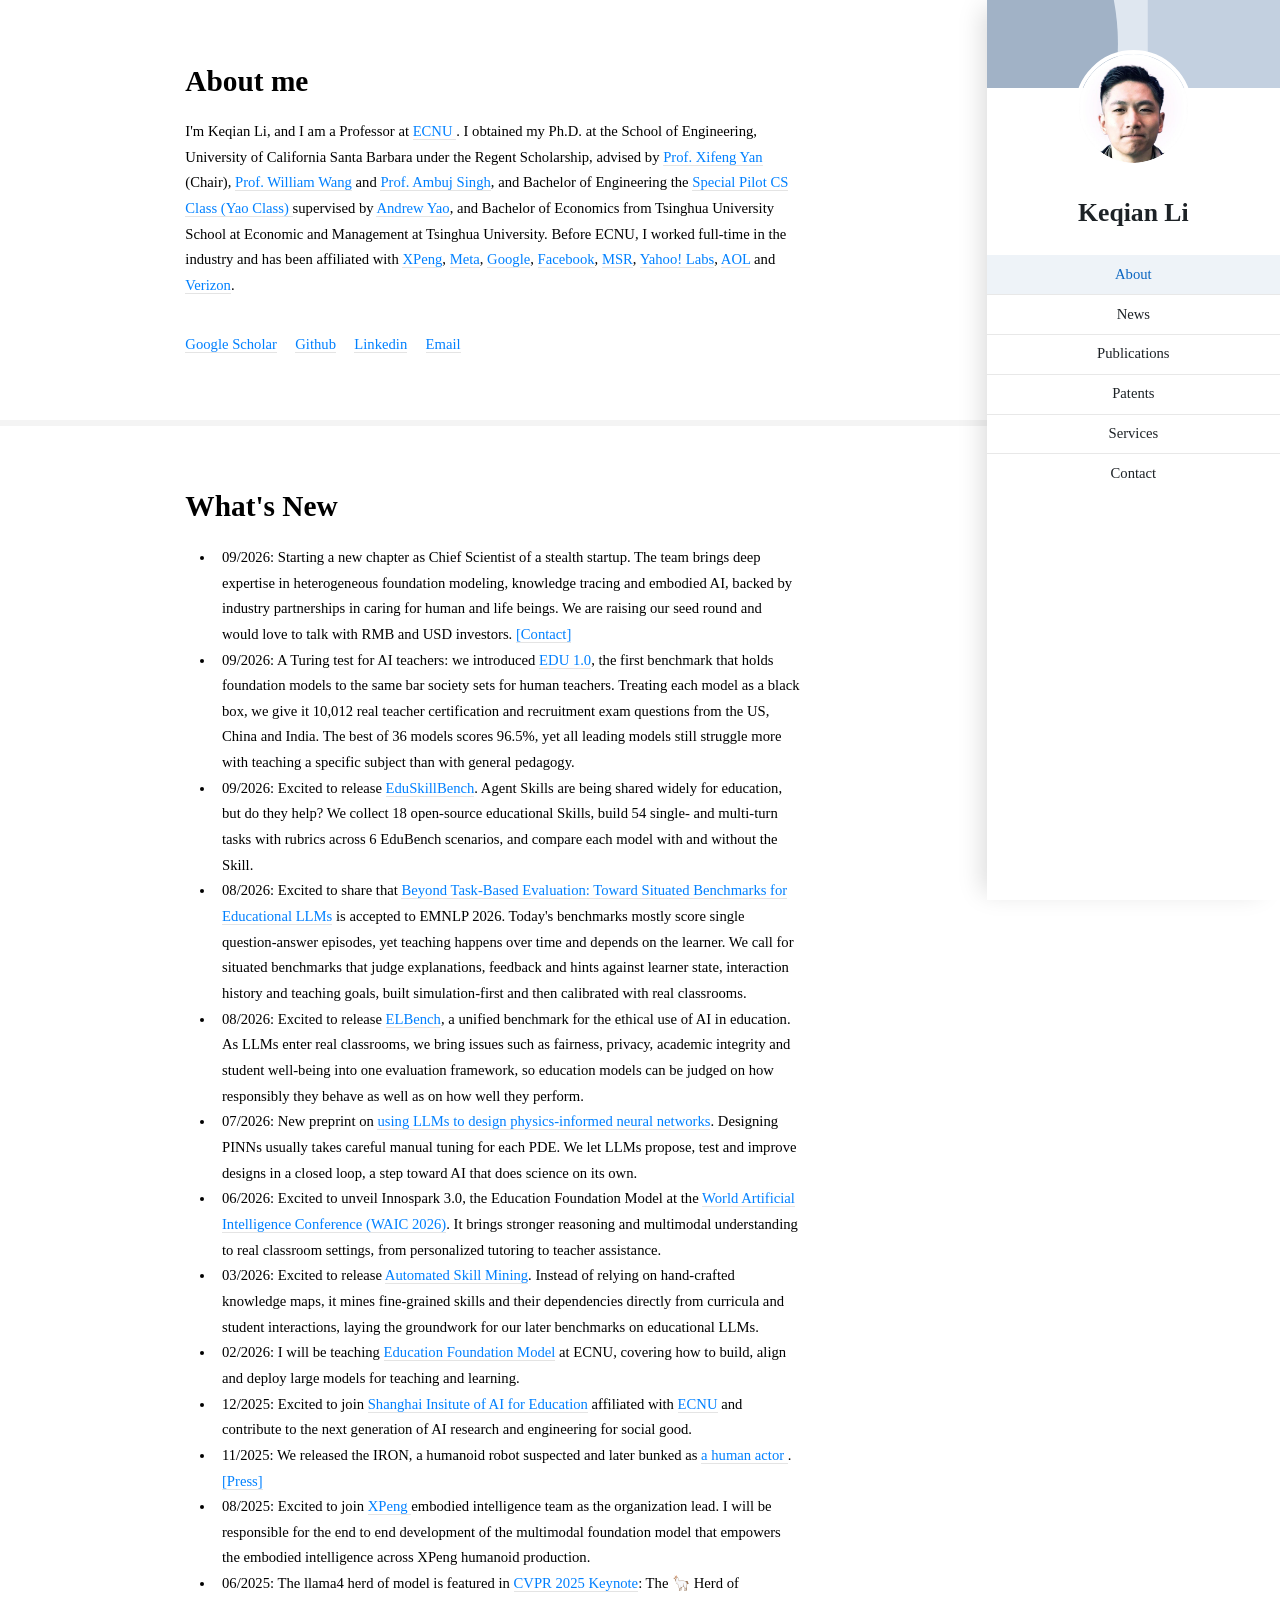
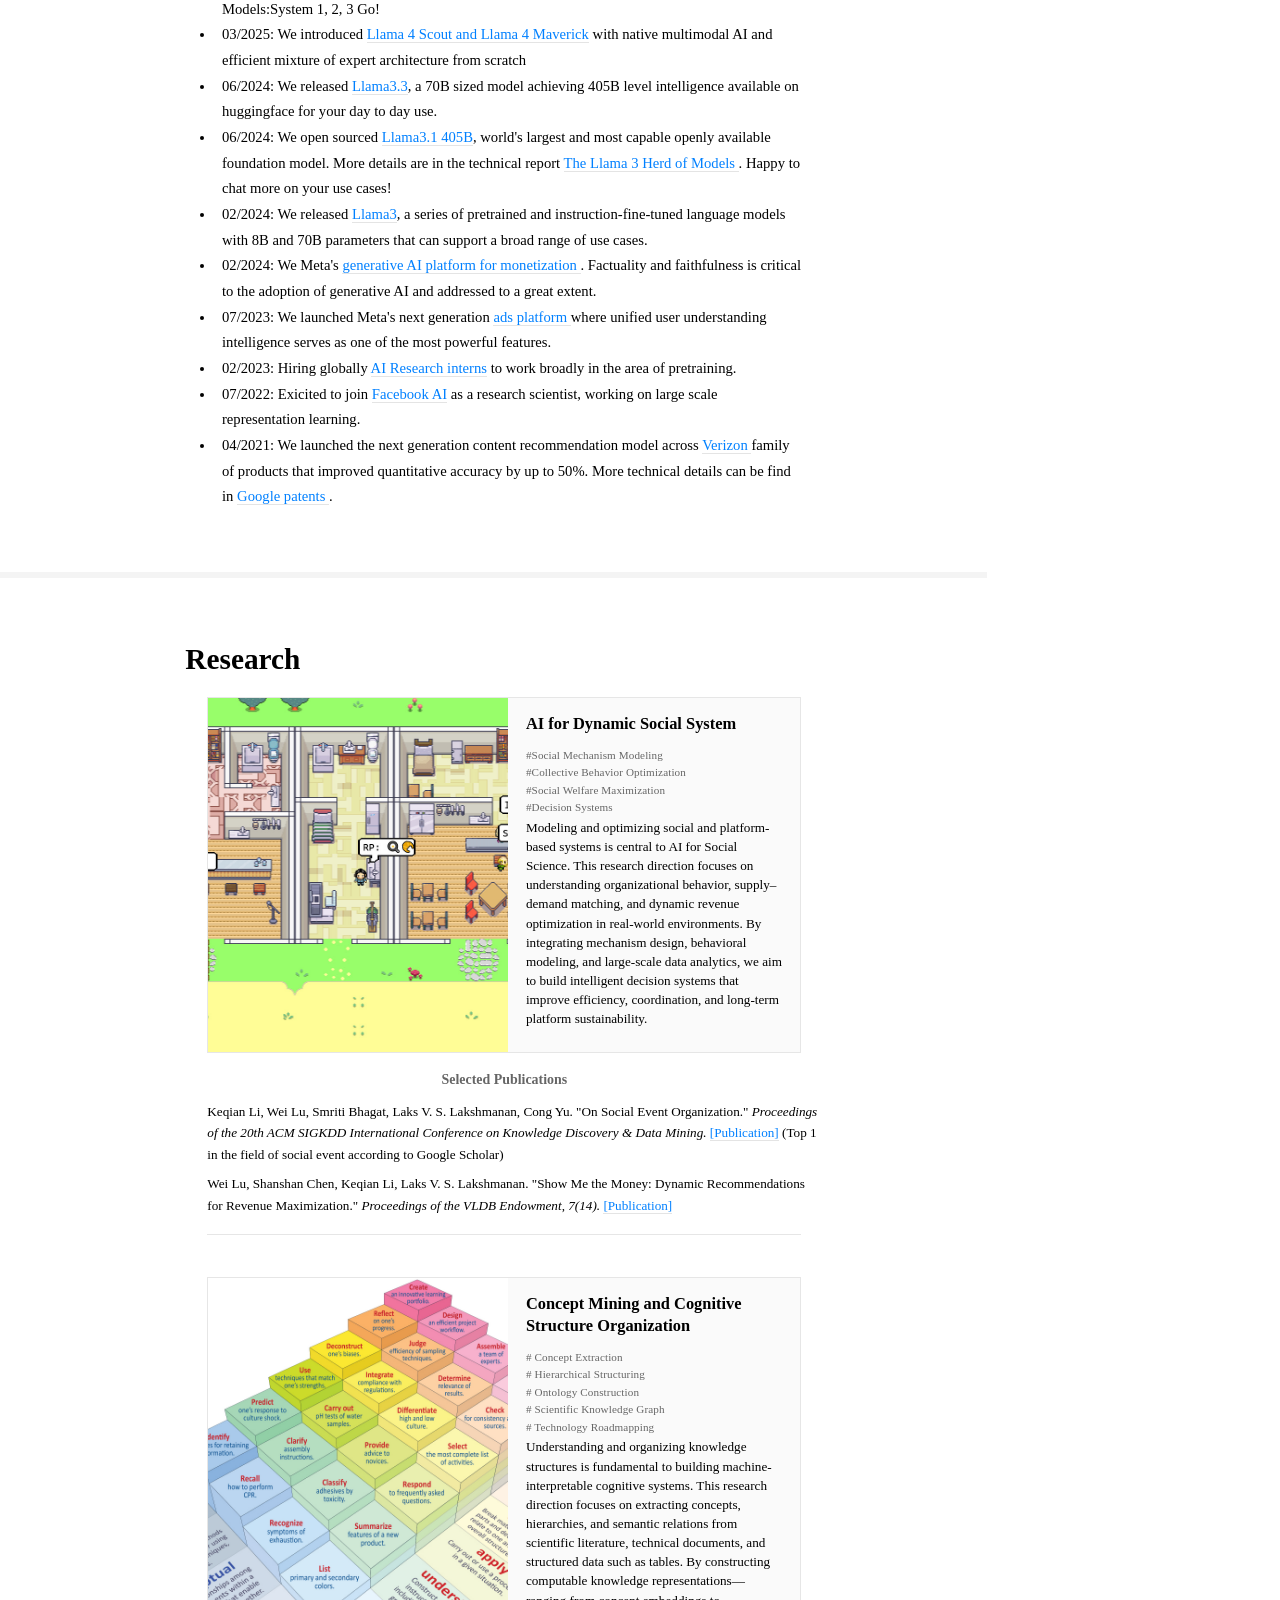
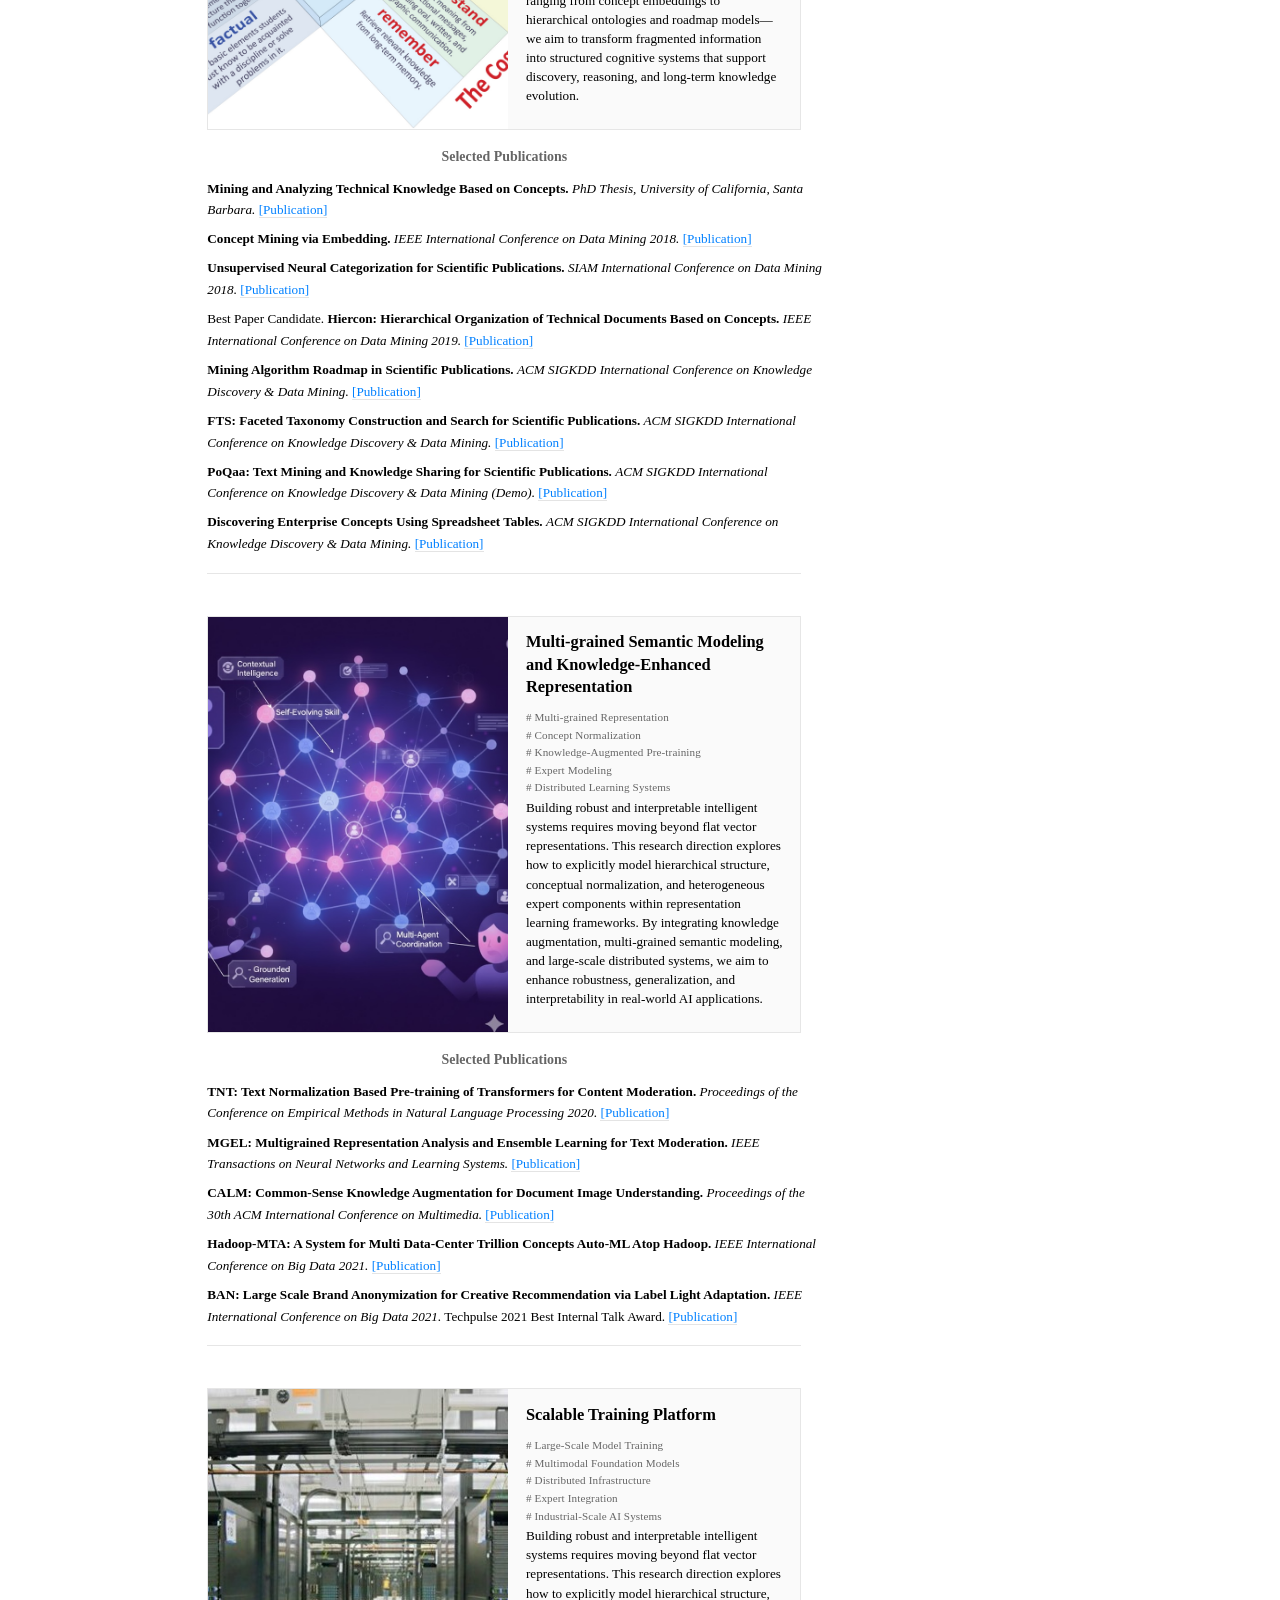
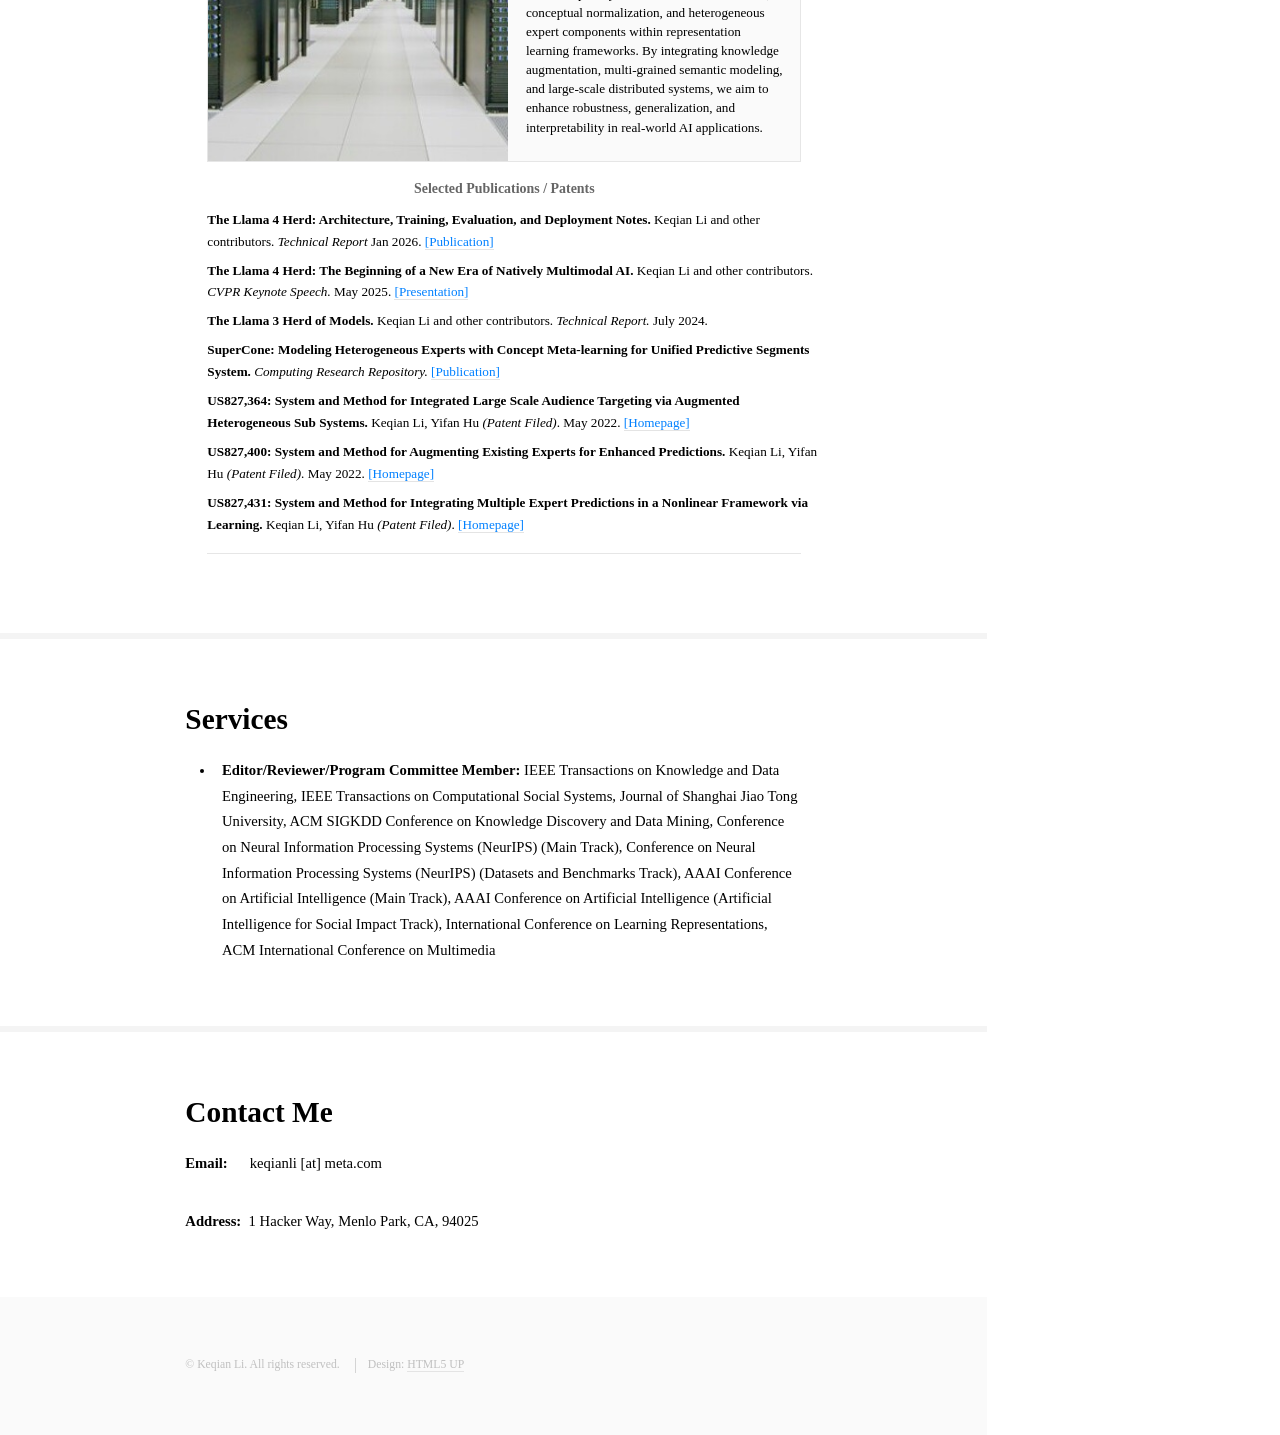
<file: index.html>
<!DOCTYPE HTML>
<!--
	Read Only by HTML5 UP
	html5up.net | @n33co
	Free for personal and commercial use under the CCA 3.0 license (html5up.net/license)
	tracked at https://github.com/keqian-li/keqian-li.github.io/actions
-->
<html>

<head>
	<title>Keqian Li's Homepage</title>
	<meta http-equiv="content-type" content="text/html; charset=utf-8" />
	<meta name="description" content="" />
	<meta name="keywords" content="" />

	<!--[if lte IE 8]><script src="css/ie/html5shiv.js"></script><![endif]-->
	<script src="js/jquery.min.js"></script>
	<script src="js/jquery.scrollzer.min.js"></script>
	<script src="js/jquery.scrolly.min.js"></script>
	<script src="js/skel.min.js"></script>
	<script src="js/skel-layers.min.js"></script>
	<script src="js/init.js"></script>
	<noscript>
		<link rel="stylesheet" href="css/skel.css" />
		<link rel="stylesheet" href="css/style.css?v=1.1" />
		<link rel="stylesheet" href="css/style-xlarge.css" />
	</noscript>
	<!--[if lte IE 8]><link rel="stylesheet" href="css/ie/v8.css" /><![endif]-->

	<style type="text/css">
		.hidden {
			display: none;
		}
	</style>
	<script type="text/javascript">
		$('html').addClass('hidden');
		$(document).ready(function () {
			$('html').removeClass('hidden');
		});
	</script>
</head>

<body>
	<div id="wrapper">

		<!-- Header -->
		<section id="header" class="skel-layers-fixed">
			<header>
				<span class="image avatar"><img src="1766485558307.jpeg" alt="" /></span>
				<h1 id="logo"><a href="#">Keqian Li</a></h1>
			</header>
			<nav id="nav">
				<ul>
					<li><a href="#about" class="active">About</a></li>
					<li><a href="#news">News</a></li>
					<li><a href="#publications">Publications</a></li>
					<li><a href="#patents">Patents</a></li>
					<li><a href="#service">Services</a></li>
<!--					<li><a href="#awards">Awards</a></li>-->
				    <li><a href="#contact">Contact</a></li>
				</ul>
			</nav>
			<!-- <footer>
				<ul class="icons">
					<li><a href="https://scholar.google.com/citations?user=Wusd9LgAAAAJ&hl=en" class="icon fa-google-scholar"><span
								class="label">Google Scholar</span></a></li>
					<li><a href="https://github.com/czyssrs" class="ai ai-google-scholar"><span class="label">Github</span></a>
					</li>
					<li><a href="https://www.linkedin.com/in/zhiyu-chen-904805124/" class="icon fa-linkedin"><span
								class="label">Linkedin</span></a></li>
					<li><a href="mailto:czyssrs07@gmail.com" class="icon fa-envelope"><span
								class="label">Email</span></a></li>
				</ul>
			</footer> -->
		</section>

		<!-- Main -->
		<div id="main">

			<!-- about -->
			<section id="about">
				<div class="container">
					<h2>About me</h2>

					<p>I'm Keqian Li, and I am a Professor at <a href="https://faculty.ecnu.edu.cn/_s47/lkq/list.psp"> ECNU </a>.
						I obtained my Ph.D. at the School of Engineering, University of California Santa Barbara under the Regent Scholarship,
						advised by <a href="https://sites.cs.ucsb.edu/~xyan/">Prof. Xifeng Yan</a> (Chair),
						<a href="https://sites.cs.ucsb.edu/~william/">Prof. William Wang</a>
						and <a href="https://www.cs.ucsb.edu/index.php/people/faculty/ambuj-k-singh">Prof. Ambuj Singh</a>,
						and Bachelor of Engineering the <a href = "https://iiis.tsinghua.edu.cn/en/yaoclass/"> Special Pilot CS Class (Yao Class) </a>
						supervised by <a href = "https://iiis.tsinghua.edu.cn/en/yao/"> Andrew Yao</a>,
						and Bachelor of Economics from Tsinghua University School at Economic and Management at Tsinghua University.
						Before ECNU, I worked full-time in the industry and has been affiliated with
						<a href="https://www.xpeng.com/">XPeng</a>,
						<a href="https://about.meta.com/">Meta</a>,
						<a href="https://www.google.com/">Google</a>,
						<a href="https://www.facebook.com/">Facebook</a>,
						<a href="https://www.microsoft.com/en-us/research/">MSR</a>,
						<a href="https://en.wikipedia.org/wiki/Yahoo_Labs">Yahoo! Labs</a>,
						<a href="https://www.aol.com/">AOL</a> and
						<a href="https://www.verizon.com/">Verizon</a>.

                    </p>



						<ul class="icons">
							<!--<li><a href="#" class="icon fa-twitter"><span class="label">Twitter</span></a></li>-->
							<li><a href="https://scholar.google.com/citations?hl=en&user=qipnMDkAAAAJ&view_op=list_works&sortby=pubdaten"><span
										class="label">Google Scholar</span></a></li>
							<li><a href="https://github.com/kleeeeea"><span class="label">Github</span></a>
							</li>
							<li><a href="https://www.linkedin.com/in/keqian-li"><span
										class="label">Linkedin</span></a></li>
							<li><a href="mailto:keqianlimail@gmail.com"><span
										class="label">Email</span></a></li>
						</ul>
				</div>

			</section>

			<section id="news">
				<div class="container">
					<h2>What's New</h2>
					<div class="container" style="overflow-y: scroll;">
						<ul>
                            <!-- add news Stealth startup for situated real world understanding: unified human and lifebeing understanding. Bring a wealth of expert in heterogeneous foundation modeling, knowledge tracing and embodied AI, as well as industry partnerships. We are now raising our seed round and beginning conversations with both RMB and USD investors. see /Users/l/klee_code/git_repos/funding基金/life_model_plan/linkedin_message.md -->
							<li>09/2026: Starting a new chapter as Chief Scientist of a stealth startup. The team brings deep expertise in heterogeneous foundation modeling, knowledge tracing and embodied AI, backed by
                                industry partnerships in caring for human and life beings.
                                We are raising our seed round and would love to talk with RMB and USD investors. <a href="mailto:keqianlimail@gmail.com">[Contact]</a>
                            <!-- release of eduskillbench https://www.preprints.org/manuscript/202608.2214-->
							<!-- introduced the first benchmark for evaluating competence aligned with human standards https://arxiv.org/abs/2609.28484 -->
							<!-- 说用了blackbox turing test style test-->
							<li>09/2026: A Turing test for AI teachers: we introduced <a href="https://arxiv.org/abs/2609.28484">EDU 1.0</a>, the first benchmark that holds foundation models to the same bar society sets for human teachers. Treating each model as a black box, we give it 10,012 real teacher certification and recruitment exam questions from the US, China and India. The best of 36 models scores 96.5%, yet all leading models still struggle more with teaching a specific subject than with general pedagogy.
                            <li>09/2026: Excited to release <a href="https://www.preprints.org/manuscript/202608.2214">EduSkillBench</a>. Agent Skills are being shared widely for education, but do they help? We collect 18 open-source educational Skills, build 54 single- and multi-turn tasks with rubrics across 6 EduBench scenarios, and compare each model with and without the Skill.                            <!-- add news for situated ai for education being accepted to EMNLP 2026, /Users/l/klee_code/git_repos/emnlp/Beyond-Task-Based-Evaluation-Toward-Situated-Benchmarks-for-Educational-LLMs/acl_latex.pdf -->
                            <li>08/2026: Excited to share that <a href="#">Beyond Task-Based Evaluation: Toward Situated Benchmarks for Educational LLMs</a> is accepted to EMNLP 2026. Today's benchmarks mostly score single question-answer episodes, yet teaching happens over time and depends on the learner. We call for situated benchmarks that judge explanations, feedback and hints against learner state, interaction history and teaching goals, built simulation-first and then calibrated with real classrooms.                            <!-- release of ELBench, https://arxiv.org/html/2608.09548v2 unified benchamrk for ethnical use of AI in education -->
                            <li>08/2026: Excited to release <a href="https://arxiv.org/abs/2608.09548">ELBench</a>, a unified benchmark for the ethical use of AI in education. As LLMs enter real classrooms, we bring issues such as fairness, privacy, academic integrity and student well-being into one evaluation framework, so education models can be judged on how responsibly they behave as well as on how well they perform.                            <!-- release of LLM for Physical Informed Neural network design at https://arxiv.org/html/2607.15560v1 -->
                            <li>07/2026: New preprint on <a href="https://arxiv.org/abs/2607.15560">using LLMs to design physics-informed neural networks</a>. Designing PINNs usually takes careful manual tuning for each PDE. We let LLMs propose, test and improve designs in a closed loop, a step toward AI that does science on its own.                            <!-- release education LLM and skill evaluation at World AI Conference, https://www.ecnu.edu.cn/info/1094/72824.htm -->
                            <li>06/2026: Excited to unveil Innospark 3.0, the Education Foundation Model at the <a href="https://aiii.global/waic-2026/">World Artificial Intelligence Conference (WAIC 2026)</a>. It brings stronger reasoning and multimodal understanding to real classroom settings, from personalized tutoring to teacher assistance.                            <!-- in partnership with shanghai innovation institure, joint release https://mp.weixin.qq.com/s/Lw4-q-0_7LG3BM0VKXmHPw of EduIllustrate https://arxiv.org/html/2604.05005v2, to build education standard of -->
<!--							<li>04/2026:-->
                            <!-- release of automated skill mining https://arxiv.org/pdf/2603.11808 -->
                            <li>03/2026: Excited to release <a href="https://arxiv.org/html/2603.11808v2">Automated Skill Mining</a>. Instead of relying on hand-crafted knowledge maps, it mines fine-grained skills and their dependencies directly from curricula and student interactions, laying the groundwork for our later benchmarks on educational LLMs.                            <li>02/2026: I will be teaching <a href="https://english.ecnu.edu.cn/content.jsp?urltype=news.NewsContentUrl&wbtreeid=1632&wbnewsid=3547">Education Foundation Model</a> at ECNU, covering how to build, align and deploy large models for teaching and learning.							<li>12/2025: Excited to join <a href="https://aiedu.ecnu.edu.cn/">Shanghai Insitute of AI for Education</a> affiliated with <a href="https://en.wikipedia.org/wiki/East_China_Normal_University">ECNU</a> and contribute to the next generation of AI research and engineering for social good.
							<li>11/2025: We released the IRON<a href="https://www.xiaopeng.com/airobot.html"></a>, a humanoid robot suspected and later bunked as <a href="https://www.youtube.com/watch?v=1Zl3XzvRsao"> a human actor </a> . <a href="https://www.cnbc.com/2025/11/05/china-xpeng-to-launch-robotaxis-humanoid-robots-with-own-ai-chips.html"> [Press] </a>
							<li>08/2025: Excited to join <a href="https://www.xpeng.com/"> XPeng </a> embodied intelligence team as the organization lead. I will be responsible for the end to end development of the multimodal foundation model that empowers the embodied intelligence across XPeng humanoid production.
							<li>06/2025: The llama4 herd of model is featured in  <a href="https://cvpr.thecvf.com/virtual/2025/invited-talk/35403"> <span class="label">  CVPR 2025 Keynote</span></a>: The 🦙 Herd of Models:System 1, 2, 3 Go!
							<li>03/2025: We introduced   <a href="https://ai.meta.com/blog/llama-4-multimodal-intelligence/"> <span class="label">  Llama 4 Scout and Llama 4 Maverick</span></a> with native multimodal AI and efficient mixture of expert architecture from scratch
							<li>06/2024: We released  <a href="https://huggingface.co/meta-llama/Llama-3.3-70B-Instruct"> <span class="label">  Llama3.3</span></a>, a 70B sized model achieving 405B level intelligence available on huggingface for your day to day use.
								</li>
							<li>06/2024: We open sourced  <a href="https://ai.meta.com/blog/meta-llama-3-1/"> <span class="label">  Llama3.1 405B</span></a>, world's largest and most capable openly available foundation model. More details are in the technical report <a href="https://arxiv.org/abs/2407.21783"> <span class="label">  The Llama 3 Herd of Models
							</span></a>. Happy to chat more on your use cases!
							</li>
							<li>02/2024: We released  <a href="https://ai.meta.com/blog/meta-llama-3/"> <span class="label">  Llama3</span></a>, a series of pretrained and instruction-fine-tuned language models with 8B and 70B parameters that can support a broad range of use cases.
							</li>
							<li>02/2024: We Meta's <a href="https://www.wsj.com/tech/ai/meta-aims-to-fully-automate-ad-creation-using-ai-7d82e249">  generative AI platform for monetization </a>. Factuality and faithfulness is critical to the adoption of generative AI and addressed to a great extent.
							</li>
							<li> 07/2023:
								We launched Meta's next generation
								<a href="https://www.facebook.com/business/ads/meta-advantage-plus">
									ads platform
								</a>
								where unified user understanding intelligence serves as one of the most powerful features.
							</li>
							<li>02/2023: Hiring globally <a href="https://www.linkedin.com/jobs/view/research-scientist-intern-ai-core-machine-learning-phd-at-meta-3399484464/?utm_campaign=google_jobs_apply&utm_source=google_jobs_apply&utm_medium=organic"> <span class="label"> AI Research interns</span></a> to work broadly in the area of pretraining.
							</li>
							<li>07/2022: Exicited to join <a href="https://ai.meta.com/"> <span class="label"> Facebook AI</span></a> as a research scientist, working on large scale representation learning.
							</li>
							<li>
							04/2021: We launched the next generation content recommendation model across <a href="https://en.wikipedia.org/?title=Verizon_Media&redirect=no"> Verizon </a> family of products that improved quantitative accuracy by up to 50%. More technical details can be find in <a href="https://patents.google.com/?q=%22System+and+method%22&inventor=keqian+li">  Google patents </a> .
							</li>						</ul>
					</div>
				</div>
			</section>

			<!-- publications height:20em; -->
				<section id="publications">
					<div class="container" style="display: none;">
					<h2>Publications</h2>
					<ul>
						<li>
							<span class="pubTitle">The Llama 3 Herd of Models
							</span> <br>
							<span class="pubDesc">The GenAI Team at Meta.
								<br><i>arXiv preprint arXiv:2407.21783.</i>.</span></span>
							<span class="pubResource"> [<a href="https://arxiv.org/abs/2407.21783">paper</a>]
								[<a href="https://github.com/meta-llama/llama3">official code</a>]
								[<a href="https://www.llama.com/llama-downloads/">weight</a>]
							</span>
						</li>
						<li>
							<span class="pubTitle">CALM: Commen-Sense Knowledge Augmentation for Document Image Understanding</span> <br>
							<span class="pubDesc">Qinyi Du, Qinging Wang, Keqian Li, Jidong Tian, Liqiang Xiao, Yaohui Jin
								<br><i>Proceedings of the 30th ACM International Conference on Multimedia, 3282-3290</i>.</span>
							<span class="pubResource"> [<a href="https://scholar.google.com/citations?view_op=view_citation&hl=en&user=qipnMDkAAAAJ&sortby=pubdate&citation_for_view=qipnMDkAAAAJ:QIV2ME_5wuYC">paper</a>]</span>
						</li>
						<li>
							<span class="pubTitle">SuperCone: Modeling Heterogeneous Experts with Concept Meta-learning for Unified Predictive Segments System</span> <br>
							<span class="pubDesc">Keqian Li, Yifan Hu
								<br><i>CoRR abs/2203.07029.</i>.</span>
							<span class="pubResource"> [<a href="https://arxiv.org/abs/2210.06726">paper</a>][<a href="mailto:keqianlimail@gmail.com">patent documents</a>]</span>
						</li>
						<li>
							<span class="pubTitle">MGEL: Multigrained Representation Analysis and Ensemble Learning for Text Moderation</span> <br>
							<span class="pubDesc">Fei Tan, Changwei Hu, Yifan Hu, Kevin Yen, Z Wei, A Pappu, S Park, Keqian Li
								<br><i>IEEE Transactions on Neural Networks and Learning Systems</i>.</span>
							<span class="pubResource"> [<a href="https://ieeexplore.ieee.org/abstract/document/9703107/">paper</a>][<a href="https://patentimages.storage.googleapis.com/ab/16/0d/d7af6827a378d7/US11481543.pdf">patent documents</a>]</span>
						</li>
						<li>
							<span class="pubTitle">Hadoop-MTA: a system for multi data-center trillion concepts Auto-ML atop Hadoop</span> <br>
							<span class="pubDesc">Keqian Li, Yifan Hu, Manisha Verma, Fei Tan, Changwei Hu, Tejaswi Kasturi, Kevin Yen
								<br><i>2021 IEEE International Conference on Big Data (Big Data), 5953-5955</i>.</span>
							<span class="pubResource"> [<a href="https://ieeexplore.ieee.org/abstract/document/9671617">paper</a>]</span>
						</li>
						<li>
							<span class="pubTitle">BAN: Large Scale Brand ANonymization for Creative Recommendation via Label Light Adaptation</span> <br>
							<span class="pubDesc">Keqian Li, Kevin Yen, Shaunak Mishra, Yifan Hu, Manisha Verma
								<br><i>2021 IEEE International Conference on Big Data (Big Data), 5953-5955</i>.</span>
							<span class="pubResource"> [<a href="https://ieeexplore.ieee.org/abstract/document/9671617">paper</a>]
								<br>(Winner of Techpulse 2021 Best Internal Talk Award)</span>
						</li>
						<li>
							<span class="pubTitle">TNT: Text normalization based pre-training of transformers for content moderation</span> <br>
							<span class="pubDesc">Fei Tan, Yifan Hu, Changwei Hu, Keqian Li, Kevin Yen
								<br><i>Proceedings of the 2020 Conference on Empirical Methods in Natural Language Processing (EMNLP)</i>.</span>
							<span class="pubResource"> [<a href="https://aclanthology.org/2020.emnlp-main.383.pdf">paper</a>][<a href="https://github.com/kleeeeea">data and code</a>]</span>
						</li>
						<li>
							<span class="pubTitle">Hiercon: Hierarchical organization of technical documents based on concepts</span> <br>
							<span class="pubDesc">Keqian Li, Shiyang Li, Semih Yavuz, Hanwen Zha, Yu Su, Xifeng Yan
								<br><i>2019 IEEE International Conference on Data Mining (ICDM), 379-388</i>.</span>
							<span class="pubResource"> [<a href="https://ysu1989.github.io/papers/icdm19_hiercon.pdf">paper</a>][<a href="https://github.com/kleeeeea/Hiercon">data and code</a>]
							<br>(2019 IEEE International Conference on Data Mining Best Paper candidate) </span>
						</li>
						<li>
							<span class="pubTitle">Mining algorithm roadmap in scientific publications</span> <br>
							<span class="pubDesc">Hanwen Zha, Wenhu Chen, Keqian Li, Xifeng Yan
								<br><i>Proceedings of the 25th ACM SIGKDD International Conference on Knowledge Discovery & Data Mining</i>.</span>
							<span class="pubResource"> [<a href="https://dl.acm.org/doi/pdf/10.1145/3292500.3330913">paper</a>][<a href="https://github.com/zhw12/AlgMap">data and code</a>]</span>
							[<a href="http://fts.cs.ucsb.edu/roadmap">website</a>]
						</li>
						<li>
							<span class="pubTitle">Mining and analyzing technical knowledge based on concepts</span> <br>
							<span class="pubDesc">Keqian Li
								<br><i>Phd. Thesis. University of California, Santa Barbara.</i>.</span>
							<span class="pubResource"> [<a href="https://www.proquest.com/openview/267244e399b053d183464e2316a23f51/1?pq-origsite=gscholar&cbl=18750&diss=y">paper</a>]</span>
						</li>
						<li>
							<span class="pubTitle">Concept mining via embedding</span> <br>
							<span class="pubDesc">Keqian Li, Hanwen Zha, Yu Su, Xifeng Yan
								<br><i>2018 IEEE International Conference on Data Mining (ICDM), 267-276</i>.</span>
							<span class="pubResource"> [<a href="https://sites.cs.ucsb.edu/~xyan/papers/icdm18_concept.pdf">paper</a>][<a href="https://github.com/kleeeeea/ECON">data and code</a>]</span>
						</li>
						<li>
							<span class="pubTitle">Unsupervised neural categorization for scientific publications</span> <br>
							<span class="pubDesc">Keqian Li, Hanwen Zha, Yu Su, Xifeng Yan
								<br><i>Proceedings of the 2018 SIAM International Conference on Data Mining, 37-45</i>.</span>
							<span class="pubResource"> [<a href="https://epubs.siam.org/doi/pdf/10.1137/1.9781611975321.5">paper</a>][<a href="https://github.com/kleeeeea/conceptRelevance">data and code</a>]</span>
						</li>
						<li>
							<span class="pubTitle">FTS: Faceted Taxonomy Construction and Search for Scientific Publications</span> <br>
							<span class="pubDesc">Hanwen Zha, Jiaming Shen, Keqian Li, W Greiff, Michelle Vanni, Jiawei Han, Xifeng Yan
								<br><i>Proceedings of the 24th ACM SIGKDD International Conference on Knowledge Discovery & Data Mining</i>.</span>
							<span class="pubResource"> [<a href="https://www.kdd.org/kdd2018/files/project-showcase/KDD18_paper_1813.pdf">paper</a>][<a href="https://github.com/zhw12/FTS">data and code</a>]</span>
							<a href="http://fts.cs.ucsb.edu">[website]</a>
						</li>
						<li>
							<span class="pubTitle">PoQaa:
								Text Mining and Knowledge Sharing for Scientific Publications</span> <br>
							<span class="pubDesc">Keqian Li, Ping Zhang, Honglei Liu, Hanwen Zha, Xifeng Yan. <i>Proc.
									of Int.
									Conf. on Knowledge Discovery and Data Mining (KDD 2018)</i>. (demo)</span>
							<span class="pubResource">[<a href="https://www.kdd.org/kdd2018/files/project-showcase/KDD18_paper_1795.pdf">paper</a>][<a href="https://www.youtube.com/watch?v=qIRDlwX8jcY&amp;feature=youtu.be">video</a>]</span>
						</li>
						<li>
							<span class="pubTitle">Discovering enterprise concepts using spreadsheet tables</span> <br>
							<span class="pubDesc">Keqian Li, Yeye He, Kris Ganjam
								<br><i>Proceedings of the 23th ACM SIGKDD International Conference on Knowledge Discovery & Data Mining</i>.</span>
							<span class="pubResource"> [<a href="https://sites.cs.ucsb.edu/~xyan/papers/kdd17_concept.pdf">paper</a>][<a href="https://patentimages.storage.googleapis.com/2b/ba/e5/d27faeb00e57b1/US10789229.pdf">patent documentation</a>]</span>
						</li>
						<li>
							<span class="pubTitle">On social event organization</span> <br>
							<span class="pubDesc">Keqian Li, Wei Lu, Smriti Bhagat, Laks V.S. Lakshmanan, Cong Yu
								<br><i>Proceedings of the 20th ACM SIGKDD International Conference on Knowledge Discovery & Data Mining</i>.</span>
							<span class="pubResource"> [<a href="https://github.com/keqian-li/keqian-li.github.io/blob/main/files/On_Social_Event_Organization.pdf">paper</a>]
								<br>(Ranked #1 for research publication for event organization by Google Scholar)</span>
						</li>
						<li>
							<span class="pubTitle">Show Me the Money: Dynamic Recommendations for Revenue Maximization</span> <br>
							<span class="pubDesc">Wei Lu, Shanshan Chen, Keqian Li, Laks V.S. Lakshmanan
								<br><i>Proceedings of the VLDB Endowment, 7(14).</i>.</span>
							<span class="pubResource"> [<a href="https://www.vldb.org/pvldb/vol7/p1785-lu.pdf">paper</a>]
								<br>(Ranked #1 for research publication for event organization by Google Scholar)</span>
						</li>
					</ul>

				</div>
				<div class="container">
						<h2>Research</h2>
						<div class="research_papers">

							<div class="row container">
								<div class="col s12">
									<div id="ai4k12" class="card purple-hover horizontal">
										<div class="card-image">
											<img src="files/research/generative_agents_hero.jpg" alt="Research cover">
										</div>
										<div class="card-content">
											<span class="card-title">AI for Dynamic Social System</span>
											<p class="card-tags">#Social Mechanism Modeling</p>
											<p class="card-tags">#Collective Behavior Optimization</p>
											<p class="card-tags">#Social Welfare Maximization</p>
											<p class="card-tags">#Decision Systems</p>
											<p>Modeling and optimizing social and platform-based systems is central to AI for Social Science.
This research direction focuses on understanding organizational behavior, supply–demand matching, and dynamic revenue optimization in real-world environments. By integrating mechanism design, behavioral modeling, and large-scale data analytics, we aim to build intelligent decision systems that improve efficiency, coordination, and long-term platform sustainability.</p>
										</div>
									</div>
									<div class="side-title center">Selected Publications</div>
									<div class="container">
											<p class="contents-color paper">Keqian Li, Wei Lu, Smriti Bhagat, Laks V. S. Lakshmanan, Cong Yu. "On Social Event Organization." <i>Proceedings of the 20th ACM SIGKDD International Conference on Knowledge Discovery &amp; Data Mining.</i> <a href="https://github.com/keqian-li/keqian-li.github.io/blob/main/files/On_Social_Event_Organization.pdf">[Publication]</a> (Top 1 in the field of social event according to Google Scholar) </p>
											<p class="contents-color paper">Wei Lu, Shanshan Chen, Keqian Li, Laks V. S. Lakshmanan. "Show Me the Money: Dynamic Recommendations for Revenue Maximization." <i>Proceedings of the VLDB Endowment, 7(14).</i> <a href="https://www.vldb.org/pvldb/vol7/p1785-lu.pdf">[Publication]</a></p>
										</div>
									<hr class="line">
								</div>
							</div>

							<div class="row container">
								<div class="col s12">
									<div id="ai4k12" class="card yellow-hover horizontal">
										<div class="card-image">
											<img src="files/research/RevisedBloomsHandout-ModelOnly.jpg" alt="Research cover">
										</div>
										<div class="card-content">
											<span class="card-title">Concept Mining and Cognitive Structure Organization</span>
											<p class="card-tags"># Concept Extraction</p>
											<p class="card-tags"># Hierarchical Structuring</p>
											<p class="card-tags"># Ontology Construction</p>
											<p class="card-tags"># Scientific Knowledge Graph</p>
											<p class="card-tags"># Technology Roadmapping</p>
											<p>Understanding and organizing knowledge structures is fundamental to building machine-interpretable cognitive systems. This research direction focuses on extracting concepts, hierarchies, and semantic relations from scientific literature, technical documents, and structured data such as tables. By constructing computable knowledge representations—ranging from concept embeddings to hierarchical ontologies and roadmap models—we aim to transform fragmented information into structured cognitive systems that support discovery, reasoning, and long-term knowledge evolution.</p>
										</div>
									</div>
<!--									<div class="side-title center">Media Coverage</div>-->
<!--									<div class="container">-->
<!--										<p class="contents-color paper"><b>News10NBC</b>, High school students learn the power and ethics of AI at University of Rochester summer camp <i>(2024)</i> <a href="https://www.whec.com/top-news/high-school-students-learn-the-power-and-ethics-of-ai-at-university-of-rochester-summer-camp/">[Story]</a></p>-->
<!--									</div>-->
									<div class="side-title center">Selected Publications</div>
									<div class="container">
											<p class="contents-color paper"><b>Mining and Analyzing Technical Knowledge Based on Concepts.</b> <i>PhD Thesis, University of California, Santa Barbara.</i> <a href="https://www.proquest.com/openview/267244e399b053d183464e2316a23f51/1?pq-origsite=gscholar&cbl=18750&diss=y">[Publication]</a></p>
											<p class="contents-color paper"><b>Concept Mining via Embedding.</b> <i>IEEE International Conference on Data Mining 2018.</i> <a href="https://sites.cs.ucsb.edu/~xyan/papers/icdm18_concept.pdf">[Publication]</a></p>
											<p class="contents-color paper"><b>Unsupervised Neural Categorization for Scientific Publications.</b> <i>SIAM International Conference on Data Mining 2018.</i> <a href="https://epubs.siam.org/doi/pdf/10.1137/1.9781611975321.5">[Publication]</a></p>
											<p class="contents-color paper"><span class="award">Best Paper Candidate.</span> <b>Hiercon: Hierarchical Organization of Technical Documents Based on Concepts.</b> <i>IEEE International Conference on Data Mining 2019.</i> <a href="https://ysu1989.github.io/papers/icdm19_hiercon.pdf">[Publication]</a></p>
											<p class="contents-color paper"><b>Mining Algorithm Roadmap in Scientific Publications.</b> <i>ACM SIGKDD International Conference on Knowledge Discovery &amp; Data Mining.</i> <a href="https://dl.acm.org/doi/pdf/10.1145/3292500.3330913">[Publication]</a></p>
											<p class="contents-color paper"><b>FTS: Faceted Taxonomy Construction and Search for Scientific Publications.</b> <i>ACM SIGKDD International Conference on Knowledge Discovery &amp; Data Mining.</i> <a href="https://www.kdd.org/kdd2018/files/project-showcase/KDD18_paper_1813.pdf">[Publication]</a></p>
											<p class="contents-color paper"><b>PoQaa: Text Mining and Knowledge Sharing for Scientific Publications.</b> <i>ACM SIGKDD International Conference on Knowledge Discovery &amp; Data Mining (Demo).</i> <a href="https://www.kdd.org/kdd2018/files/project-showcase/KDD18_paper_1795.pdf">[Publication]</a></p>
											<p class="contents-color paper"><b>Discovering Enterprise Concepts Using Spreadsheet Tables.</b> <i>ACM SIGKDD International Conference on Knowledge Discovery &amp; Data Mining.</i> <a href="https://sites.cs.ucsb.edu/~xyan/papers/kdd17_concept.pdf">[Publication]</a></p>
										</div>
									<hr class="line">
								</div>
							</div>

							<div class="row container">
								<div class="col s12">
									<div id="ai4k12" class="card red-hover horizontal">
										<div class="card-image">
											<img src="files/research/kg-agent.jpg" alt="Research cover">
										</div>
										<div class="card-content">
											<span class="card-title">Multi-grained Semantic Modeling and Knowledge-Enhanced Representation</span>
											<p class="card-tags"># Multi-grained Representation</p>
											<p class="card-tags"># Concept Normalization</p>
											<p class="card-tags"># Knowledge-Augmented Pre-training</p>
											<p class="card-tags"># Expert Modeling</p>
											<p class="card-tags"># Distributed Learning Systems</p>
											<p>Building robust and interpretable intelligent systems requires moving beyond flat vector representations.
												This research direction explores how to explicitly model hierarchical structure, conceptual normalization, and heterogeneous expert components within representation learning frameworks. By integrating knowledge augmentation, multi-grained semantic modeling, and large-scale distributed systems, we aim to enhance robustness, generalization, and interpretability in real-world AI applications.</p>
										</div>
									</div>
									<div class="side-title center">Selected Publications</div>
									<div class="container">
											<p class="contents-color paper"><b>TNT: Text Normalization Based Pre-training of Transformers for Content Moderation.</b> <i>Proceedings of the Conference on Empirical Methods in Natural Language Processing 2020.</i> <a href="https://aclanthology.org/2020.emnlp-main.383.pdf">[Publication]</a></p>
											<p class="contents-color paper"><b>MGEL: Multigrained Representation Analysis and Ensemble Learning for Text Moderation.</b> <i>IEEE Transactions on Neural Networks and Learning Systems.</i> <a href="https://ieeexplore.ieee.org/abstract/document/9703107/">[Publication]</a></p>
											<p class="contents-color paper"><b>CALM: Common-Sense Knowledge Augmentation for Document Image Understanding.</b> <i>Proceedings of the 30th ACM International Conference on Multimedia.</i> <a href="https://dl.acm.org/doi/pdf/10.1145/3503161.3548321">[Publication]</a></p>
												<p class="contents-color paper"><b>Hadoop-MTA: A System for Multi Data-Center Trillion Concepts Auto-ML Atop Hadoop.</b> <i>IEEE International Conference on Big Data 2021.</i> <a href="https://ieeexplore.ieee.org/abstract/document/9671617">[Publication]</a></p>
												<p class="contents-color paper"><b>BAN: Large Scale Brand Anonymization for Creative Recommendation via Label Light Adaptation.</b> <i>IEEE International Conference on Big Data 2021.</i> <span class="award">Techpulse 2021 Best Internal Talk Award.</span> <a href="https://ieeexplore.ieee.org/document/9671287">[Publication]</a></p>
											</div>
									<hr class="line">
								</div>
							</div>

							<div class="row container">
								<div class="col s12">
									<div id="ai4k12" class="card red-hover horizontal">
										<div class="card-image">
											<img src="files/research/datacenter.jpeg" alt="Research cover">
										</div>
										<div class="card-content">
											<span class="card-title">Scalable Training Platform</span>

											<p class="card-tags"># Large-Scale Model Training</p>
											<p class="card-tags"># Multimodal Foundation Models</p>
											<p class="card-tags"># Distributed Infrastructure</p>
											<p class="card-tags"># Expert Integration</p>
											<p class="card-tags"># Industrial-Scale AI Systems</p>
											<p>Building robust and interpretable intelligent systems requires moving beyond flat vector representations.
												This research direction explores how to explicitly model hierarchical structure, conceptual normalization, and heterogeneous expert components within representation learning frameworks. By integrating knowledge augmentation, multi-grained semantic modeling, and large-scale distributed systems, we aim to enhance robustness, generalization, and interpretability in real-world AI applications.</p>
										</div>
									</div>
									<div class="side-title center">Selected Publications / Patents</div>
									<div class="container">
										<p class="contents-color paper"><b>The Llama 4 Herd: Architecture, Training, Evaluation, and Deployment Notes.</b> Keqian Li and other contributors. <i>Technical Report</i> Jan 2026. <a href="https://chatpaper.com/zh-CN/chatpaper/paper/227635">[Publication]</a></p>
										<p class="contents-color paper"><b>The Llama 4 Herd: The Beginning of a New Era of Natively Multimodal AI.</b> Keqian Li and other contributors. <i>CVPR Keynote Speech.</i> May 2025. <a href="https://cvpr.thecvf.com/virtual/2025/invited-talk/35403">[Presentation]</a></p>
										<p class="contents-color paper"><b>The Llama 3 Herd of Models.</b> Keqian Li and other contributors. <i>Technical Report.</i> July 2024.</p>
										<p class="contents-color paper"><b>SuperCone: Modeling Heterogeneous Experts with Concept Meta-learning for Unified Predictive Segments System.</b> <i>Computing Research Repository.</i> <a href="https://arxiv.org/abs/2210.06726">[Publication]</a></p>
											<p class="contents-color paper"><b>US827,364: System and Method for Integrated Large Scale Audience Targeting via Augmented Heterogeneous Sub Systems.</b> Keqian Li, Yifan Hu <i>(Patent Filed)</i>. May 2022. <a href="https://patents.google.com/patent/US20230385686A1/">[Homepage]</a></p>
											<p class="contents-color paper"><b>US827,400: System and Method for Augmenting Existing Experts for Enhanced Predictions.</b> Keqian Li, Yifan Hu <i>(Patent Filed)</i>. May 2022. <a href="https://patents.google.com/patent/US20230385629A1">[Homepage]</a></p>
											<p class="contents-color paper"><b>US827,431: System and Method for Integrating Multiple Expert Predictions in a Nonlinear Framework via Learning.</b> Keqian Li, Yifan Hu <i>(Patent Filed)</i>. <a href="https://patents.google.com/patent/US20230385630A1">[Homepage]</a></p>
										</div>


									<hr class="line">
								</div>
							</div>


						</div>

				</div>

			</section>

<!--			<section id="patents">-->
<!--				<div class="container">-->
<!--					<h2>Patents</h2>-->
<!--					<ul>-->
<!--						<li>-->
<!--							<span class="pubTitle">System and method for text moderation via pretrained transformers</span> <br>-->
<!--							<span class="pubDesc">US Patent Granted US11,481,543</span>-->
<!--						</li>-->
<!--						<li>-->
<!--							<span class="pubTitle">Determining a hierarchical concept tree using a large corpus of table values</span> <br>-->
<!--							<span class="pubDesc">US Patent Granted US10,789,229</span>-->
<!--						</li>-->
<!--						<li>-->
<!--							<span class="pubTitle">System And Method For Integrated Large Scale Audience Targeting Via Augmented Heterogeneous Sub Systems</span> <br>-->
<!--							<span class="pubDesc">US Patent Filed US827,364</span>-->
<!--						</li>-->
<!--						<li>-->
<!--							<span class="pubTitle">System And Method For Augmenting Existing Experts For Enhanced Predictions</span> <br>-->
<!--							<span class="pubDesc">US Patent Filed US827,400</span>-->
<!--						</li>-->
<!--						<li>-->
<!--							<span class="pubTitle">System And Method For Integrating Multiple Expert Predictions In A Nonlinear Framework Via Learning</span> <br>-->
<!--							<span class="pubDesc">US Patent Filed US827,431</span>-->
<!--						</li>-->
<!--					</ul>-->
<!--				</div>-->
<!--			</section>-->

			<section id="service">
				<div class="container">
					<h2>Services</h2>
					<ul>
						<li><strong>Editor/Reviewer/Program Committee Member:</strong>
							IEEE Transactions on Knowledge and Data Engineering,
							IEEE Transactions on Computational Social Systems,
							Journal of Shanghai Jiao Tong University,
							ACM SIGKDD Conference on Knowledge Discovery and Data Mining,
							Conference on Neural Information Processing Systems (NeurIPS) (Main Track),
							Conference on Neural Information Processing Systems (NeurIPS) (Datasets and Benchmarks Track),
							AAAI Conference on Artificial Intelligence (Main Track),
							AAAI Conference on Artificial Intelligence (Artificial Intelligence for Social Impact Track),
                            International Conference on Learning Representations,
							ACM International Conference on Multimedia
						</li>
					</ul>
				</div>
			</section>


<!--			<section id="awards">-->
<!--				<div class="container">-->
<!--					<h2>Awards</h2>-->
<!--					<ul>-->
<!--						<li>Verizon/Yahoo Techpulse 2021 Inventor Awards</li>-->
<!--						<li>University of California Regents Fellowship</li>-->
<!--					</ul>-->
<!--				</div>-->
<!--			</section>-->

			<!-- contact -->
			<section id="contact">
				<div class="container">
					<h2>Contact Me</h2>
					<p><strong>Email:</strong>&nbsp;&nbsp;&nbsp;&nbsp;&nbsp;&nbsp;keqianli [at] meta.com</p>
					<p><strong>Address:</strong>&nbsp;&nbsp;1 Hacker Way, Menlo Park, CA, 94025</p>
				</div>
			</section>


		</div>

		<!-- Footer -->
		<section id="footer">
			<div class="container">
				<ul class="copyright">
					<li>&copy; Keqian Li. All rights reserved.</li>
					<li>Design: <a href="http://html5up.net">HTML5 UP</a></li>
				</ul>
				<!-- Begin ShinyStat Code -->
				<!-- <script type="text/javascript" src="//codice.shinystat.com/cgi-bin/getcod.cgi?USER=SS-20174861-c20d5"></script>
				<noscript>
				<a href="https://www.shinystat.com/" target="_top">
				<img src="//www.shinystat.com/cgi-bin/shinystat.cgi?USER=SS-20174861-c20d5" alt="Site stats" style="border:0px" /></a>
				</noscript> -->
				<!-- End ShinyStat Code -->

				<!-- <script type="text/javascript" id="clustrmaps"
					src="//cdn.clustrmaps.com/map_v2.js?u=kuuc&d=c1zgmZCr-edzlgjKNPWVBAwkVANiWonjil8bbMvCVdM"></script> -->

			</div>
		</section>

	</div>
</body>

</html>
</file>
<file: css/skel.css>
/* Resets (http://meyerweb.com/eric/tools/css/reset/ | v2.0 | 20110126 | License: none (public domain)) */

	html,body,div,span,applet,object,iframe,h1,h2,h3,h4,h5,h6,p,blockquote,pre,a,abbr,acronym,address,big,cite,code,del,dfn,em,img,ins,kbd,q,s,samp,small,strike,strong,sub,sup,tt,var,b,u,i,center,dl,dt,dd,ol,ul,li,fieldset,form,label,legend,table,caption,tbody,tfoot,thead,tr,th,td,article,aside,canvas,details,embed,figure,figcaption,footer,header,hgroup,menu,nav,output,ruby,section,summary,time,mark,audio,video{margin:0;padding:0;border:0;font-size:100%;font:inherit;vertical-align:baseline;}article,aside,details,figcaption,figure,footer,header,hgroup,menu,nav,section{display:block;}body{line-height:1;}ol,ul{list-style:none;}blockquote,q{quotes:none;}blockquote:before,blockquote:after,q:before,q:after{content:'';content:none;}table{border-collapse:collapse;border-spacing:0;}body{-webkit-text-size-adjust:none}

/* Box Model */

	*, *:before, *:after {
		-moz-box-sizing: border-box;
		-webkit-box-sizing: border-box;
		box-sizing: border-box;
	}

/* Container */

	.container {
		margin-left: auto;
		margin-right: auto;
		
		/* width: (containers) */
		width: 45em;
	}

	/* Modifiers */

		/* 125% */
			.container.\31 25\25 {
				width: 100%;
				
				/* max-width: (containers * 1.25) */
				max-width: 56.25em;

				/* min-width: (containers) */
				min-width: 45em;
			}

		/* 75% */
			.container.\37 5\25 {
				
				/* width: (containers * 0.75) */
				width: 33.75em;

			}

		/* 50% */
			.container.\35 0\25 {
				
				/* width: (containers * 0.50) */
				width: 22.5em;

			}

		/* 25% */
			.container.\32 5\25 {
				
				/* width: (containers * 0.25) */
				width: 11.25em;

			}

/* Grid */

	.row {
		border-bottom: solid 1px transparent;
	}

	.row > * {
		float: left;
	}
	
	.row:after, .row:before {
		content: '';
		display: block;
		clear: both;
		height: 0;
	}
	
	.row.uniform > * > :first-child {
		margin-top: 0;
	}
	
	.row.uniform > * > :last-child {
		margin-bottom: 0;
	}

	/* Gutters */

		/* Normal */
		
			.row > * {
				/* padding: (gutters.horizontal) 0 0 (gutters.vertical) */
				padding: 0 0 0 2em;
			}

			.row {
				/* margin: -(gutters.horizontal) 0 -1px -(gutters.vertical) */
				margin: 0 0 -1px -2em;
			}
			
			.row.uniform > * {
				/* padding: (gutters.vertical) 0 0 (gutters.vertical) */
				padding: 2em 0 0 2em;
			}

			.row.uniform {
				/* margin: -(gutters.vertical) 0 -1px -(gutters.vertical) */
				margin: -2em 0 -1px -2em;
			}
			
		/* 200% */
		
			.row.\32 00\25 > * {
				/* padding: (gutters.horizontal) 0 0 (gutters.vertical) */
				padding: 0 0 0 4em;
			}

			.row.\32 00\25 {
				/* margin: -(gutters.horizontal) 0 -1px -(gutters.vertical) */
				margin: 0 0 -1px -4em;
			}

			.row.uniform.\32 00\25 > * {
				/* padding: (gutters.vertical) 0 0 (gutters.vertical) */
				padding: 4em 0 0 4em;
			}

			.row.uniform.\32 00\25 {
				/* margin: -(gutters.vertical) 0 -1px -(gutters.vertical) */
				margin: -4em 0 -1px -4em;
			}

		/* 150% */
		
			.row.\31 50\25 > * {
				/* padding: (gutters.horizontal) 0 0 (gutters.vertical) */
				padding: 0 0 0 1.5em;
			}

			.row.\31 50\25 {
				/* margin: -(gutters.horizontal) 0 -1px -(gutters.vertical) */
				margin: 0 0 -1px -1.5em;
			}

			.row.uniform.\31 50\25 > * {
				/* padding: (gutters.vertical) 0 0 (gutters.vertical) */
				padding: 1.5em 0 0 1.5em;
			}

			.row.uniform.\31 50\25 {
				/* margin: -(gutters.vertical) 0 -1px -(gutters.vertical) */
				margin: -1.5em 0 -1px -1.5em;
			}

		/* 50% */
		
			.row.\35 0\25 > * {
				/* padding: (gutters.horizontal) 0 0 (gutters.vertical) */
				padding: 0 0 0 1em;
			}

			.row.\35 0\25 {
				/* margin: -(gutters.horizontal) 0 -1px -(gutters.vertical) */
				margin: 0 0 -1px -1em;
			}

			.row.uniform.\35 0\25 > * {
				/* padding: (gutters.vertical) 0 0 (gutters.vertical) */
				padding: 1em 0 0 1em;
			}

			.row.uniform.\35 0\25 {
				/* margin: -(gutters.vertical) 0 -1px -(gutters.vertical) */
				margin: -1em 0 -1px -1em;
			}

		/* 25% */
		
			.row.\32 5\25 > * {
				/* padding: (gutters.horizontal) 0 0 (gutters.vertical) */
				padding: 0 0 0 0.5em;
			}

			.row.\32 5\25 {
				/* margin: -(gutters.horizontal) 0 -1px -(gutters.vertical) */
				margin: 0 0 -1px -0.5em;
			}

			.row.uniform.\32 5\25 > * {
				/* padding: (gutters.vertical) 0 0 (gutters.vertical) */
				padding: 0.5em 0 0 0.5em;
			}

			.row.uniform.\32 5\25 {
				/* margin: -(gutters.vertical) 0 -1px -(gutters.vertical) */
				margin: -0.5em 0 -1px -0.5em;
			}

		/* 0% */
		
			.row.\30 \25 > * {
				padding: 0;
			}

			.row.\30 \25 {
				margin: 0 0 -1px 0;
			}

	/* Cells */

		.\31 2u, .\31 2u\24, .\31 2u\28 1\29, .\31 2u\24\28 1\29 { width: 100%; clear: none; }
		.\31 1u, .\31 1u\24, .\31 1u\28 1\29, .\31 1u\24\28 1\29 { width: 91.6666666667%; clear: none; }
		.\31 0u, .\31 0u\24, .\31 0u\28 1\29, .\31 0u\24\28 1\29 { width: 83.3333333333%; clear: none; }
		.\39 u, .\39 u\24, .\39 u\28 1\29, .\39 u\24\28 1\29 { width: 75%; clear: none; }
		.\38 u, .\38 u\24, .\38 u\28 1\29, .\38 u\24\28 1\29 { width: 66.6666666667%; clear: none; }
		.\37 u, .\37 u\24, .\37 u\28 1\29, .\37 u\24\28 1\29 { width: 58.3333333333%; clear: none; }
		.\36 u, .\36 u\24, .\36 u\28 1\29, .\36 u\24\28 1\29 { width: 50%; clear: none; }
		.\35 u, .\35 u\24, .\35 u\28 1\29, .\35 u\24\28 1\29 { width: 41.6666666667%; clear: none; }
		.\34 u, .\34 u\24, .\34 u\28 1\29, .\34 u\24\28 1\29 { width: 33.3333333333%; clear: none; }
		.\33 u, .\33 u\24, .\33 u\28 1\29, .\33 u\24\28 1\29 { width: 25%; clear: none; }
		.\32 u, .\32 u\24, .\32 u\28 1\29, .\32 u\24\28 1\29 { width: 16.6666666667%; clear: none; }
		.\31 u, .\31 u\24, .\31 u\28 1\29, .\31 u\24\28 1\29 { width: 8.3333333333%; clear: none; }

		.\31 2u\24 + *, .\31 2u\24\28 1\29 + *,
		.\31 1u\24 + *, .\31 1u\24\28 1\29 + *,
		.\31 0u\24 + *, .\31 0u\24\28 1\29 + *,
		.\39 u\24 + *, .\39 u\24\28 1\29 + *,
		.\38 u\24 + *, .\38 u\24\28 1\29 + *,
		.\37 u\24 + *, .\37 u\24\28 1\29 + *,
		.\36 u\24 + *, .\36 u\24\28 1\29 + *,
		.\35 u\24 + *, .\35 u\24\28 1\29 + *,
		.\34 u\24 + *, .\34 u\24\28 1\29 + *,
		.\33 u\24 + *, .\33 u\24\28 1\29 + *,
		.\32 u\24 + *, .\32 u\24\28 1\29 + *,
		.\31 u\24  + *,  .\31 u\24\28 1\29 + * {
			clear: left;
		}
			
		.\-11u { margin-left: 91.6666666667% }
		.\-10u { margin-left: 83.3333333333% }
		.\-9u { margin-left: 75% }
		.\-8u { margin-left: 66.6666666667% }
		.\-7u { margin-left: 58.3333333333% }
		.\-6u { margin-left: 50% }
		.\-5u { margin-left: 41.6666666667% }
		.\-4u { margin-left: 33.3333333333% }
		.\-3u { margin-left: 25% }
		.\-2u { margin-left: 16.6666666667% }
		.\-1u { margin-left: 8.3333333333% }
</file>
<file: css/style-xlarge.css>
/*
	Read Only by HTML5 UP
	html5up.net | @n33co
	Free for personal and commercial use under the CCA 3.0 license (html5up.net/license)
*/

/* Basic */

	body, input, select, textarea {
		font-size: 13pt;
	}

/* Header */

	#header {
		width: 21em;
	}

		#header > header {
			padding: 2em;
		}

		#header > footer {
			padding: 1.5em;
		}

/* Wrapper */

	#wrapper {
		padding-right: 21em;
	}

/* Main */

	#main > section > .container {
		padding: 4em 0 2em 0;
	}
</file>
<file: css/ie/v8.css>
/*
	Read Only by HTML5 UP
	html5up.net | @n33co
	Free for personal and commercial use under the CCA 3.0 license (html5up.net/license)
*/

/* Basic */

	code,
	input[type="text"],
	input[type="password"],
	input[type="email"],
	select,
	textarea,
	.box,
	.image,
	.image img,
	input[type="submit"],
	input[type="reset"],
	input[type="button"],
	.button {
		position: relative;
		-ms-behavior: url("css/ie/PIE.htc");
	}

/* Form */

	input[type="text"],
	input[type="password"],
	input[type="email"],
	select {
		line-height: 2.75em;
	}

	input[type="checkbox"],
	input[type="radio"] {
		-moz-appearance: normal;
		-webkit-appearance: normal;
		-o-appearance: normal;
		-ms-appearance: normal;
		appearance: normal;
	}

		input[type="checkbox"] + label,
		input[type="radio"] + label {
			padding: 0 0 0 1.5em;
		}

			input[type="checkbox"] + label:before,
			input[type="radio"] + label:before {
				display: none;
			}

/* Button */

	input[type="submit"].alt,
	input[type="reset"].alt,
	input[type="button"].alt,
	.button.alt {
		border: solid 2px #e4e4e4;
	}
</file>
<file: css/style.css>
@charset "UTF-8";
@import url(font-awesome.min.css);
@import url("http://fonts.googleapis.com/css?family=Lato:400,400italic,700,700italic|Source+Code+Pro:400");

/*
	Read Only by HTML5 UP
	html5up.net | @n33co
	Free for personal and commercial use under the CCA 3.0 license (html5up.net/license)
*/

/* Basic */

	body {
		background: #fff;
	}

	body, input, select, textarea {
		color: #000;
		/* font-family: "Lato", sans-serif; */
		font-family: "Palatino Linotype", "Book Antiqua", Palatino, serif;
		font-size: 16pt;
		font-weight: 500;
		line-height: 1.75em;
	}

	a {
		-moz-transition: color 0.2s ease-in-out, border-color 0.2s ease-in-out;
		-webkit-transition: color 0.2s ease-in-out, border-color 0.2s ease-in-out;
		-o-transition: color 0.2s ease-in-out, border-color 0.2s ease-in-out;
		-ms-transition: color 0.2s ease-in-out, border-color 0.2s ease-in-out;
		transition: color 0.2s ease-in-out, border-color 0.2s ease-in-out;
		border-bottom: solid 1px #e4e4e4;
		color: #0080ff;
		text-decoration: none;
	}

		/*a:hover {
			border-bottom-color: transparent;
			color: #0080ff !important;
		}*/

	strong, b {
		color: #000;
		font-weight: 700;
	}

	em, i {
		font-style: italic;
	}

	p {
		margin: 0 0 2.25em 0;
	}

	blue {
		color: #777;
	}
	h1, h2, h3, h4, h5, h6 {
		color: #000;
		font-weight: 800;
		line-height: 1em;
		margin: 0 0 0.5625em 0;
	}

		h1 a, h2 a, h3 a, h4 a, h5 a, h6 a {
			border: 0;
			color: inherit;
			text-decoration: none;
		}

	h2 {
		font-size: 2em;
		line-height: 1.5em;
	}

	h3 {
		font-size: 1.75em;
		line-height: 1.5em;
	}

	h4 {
		font-size: 1.25em;
		line-height: 1.5em;
	}

	h5 {
		font-size: 0.9em;
		line-height: 1.5em;
	}

	h6 {
		font-size: 0.7em;
		line-height: 1.5em;
	}

	sub {
		font-size: 0.8em;
		position: relative;
		top: 0.5em;
	}

	sup {
		font-size: 0.8em;
		position: relative;
		top: -0.5em;
	}

	hr {
		border: 0;
		border-bottom: solid 2px #f4f4f4;
		margin: 2.25em 0;
	}

		hr.major {
			margin: 3.375em 0;
		}

	blockquote {
		border-left: solid 8px #e4e4e4;
		font-style: italic;
		margin: 0 0 2.25em 0;
		padding: 0.5em 0 0.5em 2em;
	}

	code {
		background: #555;
		border-radius: 5px;
		color: #fff;
		font-family: "Source Code Pro", monospace;
		font-size: 0.9em;
		margin: 0 0.25em;
		padding: 0.25em 0.65em;
	}

	pre {
		font-family: "Source Code Pro", monospace;
		font-size: 0.9em;
		margin: 0 0 2.25em 0;
	}

		pre code {
			-webkit-overflow-scrolling: touch;
			display: block;
			line-height: 1.5em;
			overflow-x: auto;
			padding: 1em 1.5em;
		}

	.align-left {
		text-align: left;
	}

	.align-center {
		text-align: center;
	}

	.align-right {
		text-align: right;
	}

	.pubTitle
	{
		font-weight: bold;
		font-size: 1.1em;
	}

	.pubDesc
	{
		font-size: 0.9em;
	}

	.pubResource
	{
		font-size: 0.9em;
	}

	.highlight
	{
		font-weight: bold;
		color: red;
	}

/* Section/Article */

	section.special, article.special {
		text-align: center;
	}

	header p {
		color: #aaa;
		position: relative;
		margin: 0 0 1.6875em 0;
	}

	header h2 + p {
		font-size: 1.25em;
		margin-top: -0.5em;
		line-height: 1.5em;
	}

	header h3 + p {
		font-size: 1.1em;
		margin-top: -0.35em;
		line-height: 1.5em;
	}

	header h4 + p,
	header h5 + p,
	header h6 + p {
		font-size: 0.9em;
		margin-top: -0.25em;
		line-height: 1.5em;
	}

	header.major h2 {
		color: #a0b4b7;
		font-size: 3.5em;
	}

		header.major h2 + p {
			color: #777;
			font-size: 1.75em;
			font-weight: 700;
			margin-top: -0.75em;
		}

/* Form */

	form {
		margin: 0 0 2.25em 0;
	}

	label {
		color: #777;
		display: block;
		font-size: 0.9em;
		font-weight: 700;
		margin: 0 0 1.125em 0;
	}

	input::-moz-focus-inner {
		border: 0;
		padding: 0;
	}

	input[type="text"],
	input[type="password"],
	input[type="email"],
	select,
	textarea {
		-moz-appearance: none;
		-webkit-appearance: none;
		-o-appearance: none;
		-ms-appearance: none;
		appearance: none;
		border-radius: 5px;
		border: none;
		border: solid 2px #e4e4e4;
		color: inherit;
		display: block;
		outline: 0;
		padding: 0 1em;
		text-decoration: none;
		width: 100%;
	}

		input[type="text"]:invalid,
		input[type="password"]:invalid,
		input[type="email"]:invalid,
		select:invalid,
		textarea:invalid {
			box-shadow: none;
		}

		input[type="text"]:focus,
		input[type="password"]:focus,
		input[type="email"]:focus,
		select:focus,
		textarea:focus {
			border-color: #a0b4b7;
		}

	.select-wrapper {
		text-decoration: none;
		display: block;
		position: relative;
	}

		.select-wrapper:before {
			content: '\f078';
			-moz-osx-font-smoothing: grayscale;
			-webkit-font-smoothing: antialiased;
			font-family: FontAwesome;
			font-style: normal;
			font-weight: normal;
			text-transform: none !important;
		}

		.select-wrapper:before {
			color: #e4e4e4;
			display: block;
			height: 2.75em;
			line-height: 2.75em;
			pointer-events: none;
			position: absolute;
			right: 0;
			text-align: center;
			top: 0;
			width: 2.75em;
		}

		.select-wrapper select::-ms-expand {
			display: none;
		}

	input[type="text"],
	input[type="password"],
	input[type="email"],
	select {
		height: 2.75em;
	}

	textarea {
		padding: 0.75em 1em;
	}

	input[type="checkbox"],
	input[type="radio"] {
		-moz-appearance: none;
		-webkit-appearance: none;
		-o-appearance: none;
		-ms-appearance: none;
		appearance: none;
		display: block;
		float: left;
		margin-right: -2em;
		opacity: 0;
		width: 1em;
		z-index: -1;
	}

		input[type="checkbox"] + label,
		input[type="radio"] + label {
			text-decoration: none;
			color: #888;
			cursor: pointer;
			display: inline-block;
			font-size: 1em;
			font-weight: 400;
			padding-left: 2.4em;
			padding-right: 0.75em;
			position: relative;
		}

			input[type="checkbox"] + label:before,
			input[type="radio"] + label:before {
				-moz-osx-font-smoothing: grayscale;
				-webkit-font-smoothing: antialiased;
				font-family: FontAwesome;
				font-style: normal;
				font-weight: normal;
				text-transform: none !important;
			}

			input[type="checkbox"] + label:before,
			input[type="radio"] + label:before {
				background: #fafafa;
				border-radius: 5px;
				border: solid 2px #e4e4e4;
				content: '';
				display: inline-block;
				height: 1.65em;
				left: 0;
				line-height: 1.58125em;
				position: absolute;
				text-align: center;
				top: 0;
				width: 1.65em;
			}

		input[type="checkbox"]:checked + label:before,
		input[type="radio"]:checked + label:before {
			background: #989898;
			border-color: #989898;
			color: #ffffff;
			content: '\f00c';
		}

		input[type="checkbox"]:focus + label:before,
		input[type="radio"]:focus + label:before {
			border-color: #a0b4b7;
		}

	input[type="checkbox"] + label:before {
		border-radius: 5px;
	}

	input[type="radio"] + label:before {
		border-radius: 100%;
	}

	::-webkit-input-placeholder {
		color: #aaa !important;
		font-style: italic;
		opacity: 1.0;
	}

	:-moz-placeholder {
		color: #aaa !important;
		font-style: italic;
		opacity: 1.0;
	}

	::-moz-placeholder {
		color: #aaa !important;
		font-style: italic;
		opacity: 1.0;
	}

	:-ms-input-placeholder {
		color: #aaa !important;
		font-style: italic;
		opacity: 1.0;
	}

	.formerize-placeholder {
		color: #aaa !important;
		font-style: italic;
		opacity: 1.0;
	}

/* Box */

	.box {
		border-radius: 5px;
		border: solid 2px #e4e4e4;
		margin-bottom: 2.25em;
		padding: 1.5em;
	}

		.box > :last-child,
		.box > :last-child > :last-child,
		.box > :last-child > :last-child > :last-child {
			margin-bottom: 0;
		}

		.box.alt {
			border: 0;
			border-radius: 0;
			padding: 0;
		}

/* Icon */

	.icon {
		text-decoration: none;
		border-bottom: none;
		position: relative;
	}

		.icon:before {
			-moz-osx-font-smoothing: grayscale;
			-webkit-font-smoothing: antialiased;
			font-family: FontAwesome;
			font-style: normal;
			font-weight: normal;
			text-transform: none !important;
		}

		.icon > .label {
			display: none;
		}

/* Image */

	.image {
		border-radius: 5px;
		border: 0;
		display: inline-block;
		position: relative;
	}

		.image img {
			border-radius: 5px;
			display: block;
		}

		.image.left {
			float: left;
			margin: 0 2.5em 2em 0;
			top: 0.25em;
		}

		.image.right {
			float: right;
			margin: 0 0 2em 2.5em;
			top: 0.25em;
		}

		.image.fit {
			display: block;
			margin: 0 0 2.25em 0;
			width: 100%;
		}

			.image.fit img {
				display: block;
				width: 100%;
			}

		.image.avatar {
			border-radius: 100%;
			overflow: hidden;
		}

			.image.avatar img {
				border-radius: 100%;
				display: block;
				width: 100%;
			}

/* List */

	ol {
		list-style: decimal;
		margin: 0 0 2.25em 0;
		padding-left: 1.25em;
	}

		ol li {
			padding-left: 0.25em;
		}

	ul {
		list-style: disc;
		margin: 0 0 2.25em 0;
		padding-left: 2em;
	}

		ul li {
			padding-left: 0.5em;
		}

		ul.alt {
			list-style: none;
			padding-left: 0;
		}

			ul.alt li {
				border-top: solid 2px #f4f4f4;
				padding: 0.5em 0;
			}

				ul.alt li:first-child {
					border-top: 0;
					padding-top: 0;
				}

		ul.feature-icons {
			list-style: none;
			padding-left: 0;
		}

			ul.feature-icons li {
				text-decoration: none;
				display: inline-block;
				margin: 0 0 1.6875em 0;
				padding: 0.35em 0 0 3.5em;
				position: relative;
				width: 48%;
			}

				ul.feature-icons li:before {
					-moz-osx-font-smoothing: grayscale;
					-webkit-font-smoothing: antialiased;
					font-family: FontAwesome;
					font-style: normal;
					font-weight: normal;
					text-transform: none !important;
				}

				ul.feature-icons li:before {
					background: #a0b4b7;
					border-radius: 100%;
					color: #ffffff;
					display: block;
					height: 2.5em;
					left: 0;
					line-height: 2.5em;
					position: absolute;
					text-align: center;
					top: 0;
					width: 2.5em;
				}

		ul.icons {
			cursor: default;
			list-style: none;
			padding-left: 0;
		}

			ul.icons li {
				display: inline-block;
				padding: 0 1em 0 0;
			}

				ul.icons li:last-child {
					padding-right: 0 !important;
				}

				ul.icons li .icon:before {
					font-size: 1.25em;
				}

		ul.actions {
			cursor: default;
			list-style: none;
			padding-left: 0;
		}

			ul.actions li {
				display: inline-block;
				padding: 0 1.125em 0 0;
				vertical-align: middle;
			}

				ul.actions li:last-child {
					padding-right: 0;
				}

			ul.actions.small li {
				padding: 0 0.5625em 0 0;
			}

			ul.actions.vertical li {
				display: block;
				padding: 1.125em 0 0 0;
			}

				ul.actions.vertical li:first-child {
					padding-top: 0;
				}

				ul.actions.vertical li > * {
					margin-bottom: 0;
				}

			ul.actions.vertical.small li {
				padding: 0.5625em 0 0 0;
			}

				ul.actions.vertical.small li:first-child {
					padding-top: 0;
				}

			ul.actions.fit {
				display: table;
				margin-left: -1.125em;
				padding: 0;
				table-layout: fixed;
				width: calc(100% + 1.125em);
			}

				ul.actions.fit li {
					display: table-cell;
					padding: 0 0 0 1.125em;
				}

					ul.actions.fit li > * {
						margin-bottom: 0;
					}

				ul.actions.fit.small {
					margin-left: -0.5625em;
					width: calc(100% + 0.5625em);
				}

					ul.actions.fit.small li {
						padding: 0 0 0 0.5625em;
					}

	dl {
		margin: 0 0 2.25em 0;
	}

/* Table */

	.table-wrapper {
		-webkit-overflow-scrolling: touch;
		overflow-x: auto;
	}

	table {
		margin: 0 0 2.25em 0;
		width: 100%;
	}

		table tbody tr {
			border: solid 2px #f4f4f4;
			border-left: 0;
			border-right: 0;
		}

			table tbody tr:nth-child(2n + 1) {
				background-color: #fafafa;
			}

		table td {
			padding: 0.75em 0.75em;
		}

		table th {
			color: #777;
			font-size: 0.9em;
			font-weight: 700;
			padding: 0 0.75em 0.75em 0.75em;
			text-align: left;
		}

		table thead {
			border-bottom: solid 4px #e4e4e4;
		}

		table tfoot {
			border-top: solid 4px #e4e4e4;
		}

		table.alt {
			border-collapse: separate;
		}

			table.alt tbody tr td {
				border: solid 2px #e4e4e4;
				border-left-width: 0;
				border-top-width: 0;
			}

				table.alt tbody tr td:first-child {
					border-left-width: 2px;
				}

			table.alt tbody tr:first-child td {
				border-top-width: 2px;
			}

			table.alt thead {
				border-bottom: 0;
			}

			table.alt tfoot {
				border-top: 0;
			}

/* Button */

	input[type="submit"],
	input[type="reset"],
	input[type="button"],
	.button {
		-moz-appearance: none;
		-webkit-appearance: none;
		-o-appearance: none;
		-ms-appearance: none;
		appearance: none;
		-moz-transition: background-color 0.2s ease-in-out, color 0.2s ease-in-out;
		-webkit-transition: background-color 0.2s ease-in-out, color 0.2s ease-in-out;
		-o-transition: background-color 0.2s ease-in-out, color 0.2s ease-in-out;
		-ms-transition: background-color 0.2s ease-in-out, color 0.2s ease-in-out;
		transition: background-color 0.2s ease-in-out, color 0.2s ease-in-out;
		background-color: #989898;
		border-radius: 5px;
		border: 0;
		color: #ffffff !important;
		cursor: pointer;
		display: inline-block;
		font-weight: 700;
		height: 2.75em;
		line-height: 2.75em;
		padding: 0 1.5em;
		text-align: center;
		text-decoration: none;
		white-space: nowrap;
	}

		input[type="submit"]:hover,
		input[type="reset"]:hover,
		input[type="button"]:hover,
		.button:hover {
			background-color: #a5a5a5;
			color: #ffffff !important;
		}

		input[type="submit"]:active,
		input[type="reset"]:active,
		input[type="button"]:active,
		.button:active {
			background-color: #8b8b8b;
		}

		input[type="submit"].icon,
		input[type="reset"].icon,
		input[type="button"].icon,
		.button.icon {
			padding-left: 1.35em;
		}

			input[type="submit"].icon:before,
			input[type="reset"].icon:before,
			input[type="button"].icon:before,
			.button.icon:before {
				margin-right: 0.5em;
			}

		input[type="submit"].fit,
		input[type="reset"].fit,
		input[type="button"].fit,
		.button.fit {
			display: block;
			margin: 0 0 1.125em 0;
			width: 100%;
		}

		input[type="submit"].small,
		input[type="reset"].small,
		input[type="button"].small,
		.button.small {
			font-size: 0.8em;
		}

		input[type="submit"].big,
		input[type="reset"].big,
		input[type="button"].big,
		.button.big {
			font-size: 1.35em;
		}

		input[type="submit"].alt,
		input[type="reset"].alt,
		input[type="button"].alt,
		.button.alt {
			background-color: transparent;
			box-shadow: inset 0 0 0 2px #e4e4e4;
			color: #777 !important;
		}

			input[type="submit"].alt:hover,
			input[type="reset"].alt:hover,
			input[type="button"].alt:hover,
			.button.alt:hover {
				background-color: #f4f4f4;
				color: #777 !important;
			}

			input[type="submit"].alt:active,
			input[type="reset"].alt:active,
			input[type="button"].alt:active,
			.button.alt:active {
				background-color: #eaeaea;
			}

			input[type="submit"].alt.icon:before,
			input[type="reset"].alt.icon:before,
			input[type="button"].alt.icon:before,
			.button.alt.icon:before {
				color: #aaa;
			}

		input[type="submit"].special,
		input[type="reset"].special,
		input[type="button"].special,
		.button.special {
			background-color: #a0b4b7;
			color: #ffffff !important;
		}

			input[type="submit"].special:hover,
			input[type="reset"].special:hover,
			input[type="button"].special:hover,
			.button.special:hover {
				background-color: #5ed0b1;
			}

			input[type="submit"].special:active,
			input[type="reset"].special:active,
			input[type="button"].special:active,
			.button.special:active {
				background-color: #39c29d;
			}

		input[type="submit"].disabled, input[type="submit"]:disabled,
		input[type="reset"].disabled,
		input[type="reset"]:disabled,
		input[type="button"].disabled,
		input[type="button"]:disabled,
		.button.disabled,
		.button:disabled {
			background-color: #888 !important;
			box-shadow: inset 0 -0.15em 0 0 rgba(0, 0, 0, 0.15);
			color: #fff !important;
			cursor: default;
			opacity: 0.25;
		}

/* Features */

	.features article {
		border-top: solid 3px #f4f4f4;
		margin-bottom: 2.25em;
		padding-top: 2.25em;
	}

		.features article:first-child {
			border-top: 0;
			padding-top: 0;
		}

		.features article .image {
			display: inline-block;
			padding-right: 2.5em;
			vertical-align: middle;
			width: 48%;
		}

			.features article .image img {
				display: block;
				width: 100%;
			}

		.features article .inner {
			display: inline-block;
			vertical-align: middle;
			width: 50%;
		}

			.features article .inner > :last-child {
				margin-bottom: 0;
			}

/* Header */

	#header {
		background: #fff;
		box-shadow: -12px 0 24px -8px rgba(0, 0, 0, 0.15);
		color: #1d2226;
		height: 100%;
		position: fixed;
		text-align: center;
		top: 0;
		width: 23em;
		right: 0;
	}

		#header h1, #header h2, #header h3, #header h4, #header h5, #header h6 {
			color: #1d2226;
		}

			#header h1 a, #header h2 a, #header h3 a, #header h4 a, #header h5 a, #header h6 a {
				color: #1d2226;
			}

		#header header p {
			color: #38434f;
		}

		#header a {
			color: #1d2226;
		}

			#header a:hover {
				color: #0a66c2 !important;
			}

		#header > header {
			padding: 3em;
		}

			#header > header .avatar {
				display: block;
				margin: 0 auto 2.25em auto;
				width: 8em;
			}

			#header > header h1 {
				font-size: 1.75em;
				margin: 0;
			}

			#header > header p {
				color: #38434f;
				font-style: italic;
				margin: 1em 0 0 0;
			}

		/* LinkedIn-style banner: 3 color blocks measured from a LinkedIn profile card (432x112) */
		section#header > header {
			padding-top: 3.4em;
			position: relative;
		}

			section#header > header:before {
				background: url("data:image/svg+xml,%3Csvg xmlns='http://www.w3.org/2000/svg' viewBox='0 0 432 112' preserveAspectRatio='none'%3E%3Crect width='432' height='112' fill='%23c3d0e0'/%3E%3Crect width='237' height='112' fill='%23dfe7f0'/%3E%3Cpath d='M0 0H187A264 264 0 0 1 187 112H0Z' fill='%23a1b2c6'/%3E%3C/svg%3E") no-repeat top left;
				background-size: 100% 100%;
				content: '';
				height: 6em;
				left: 0;
				position: absolute;
				right: 0;
				top: 0;
			}

			section#header > header .avatar {
				border: solid 4px #fff;
				position: relative;
			}

		#header > footer {
			bottom: 0;
			left: 0;
			padding: 2em;
			position: absolute;
			width: 100%;
		}

			#header > footer .icons {
				margin: 0;
			}

				#header > footer .icons li a {
					color: #38434f;
				}

		#header > nav ul {
			list-style: none;
			margin: 0;
			padding: 0;
		}

			#header > nav ul li {
				border-top: solid 1px #e8e8e8;
				display: block;
				padding: 0;
			}

				#header > nav ul li a {
					-moz-transition: none;
					-webkit-transition: none;
					-o-transition: none;
					-ms-transition: none;
					transition: none;
					border: 0;
					color: #1d2226 !important;
					display: block;
					padding: 0.45em 0;
					text-decoration: none;
				}

					#header > nav ul li a.active {
						background: #eef3f8;
						color: #0a66c2 !important;
					}

				#header > nav ul li:first-child {
					border-top: 0;
				}

/* Wrapper */

	#wrapper {
		background: #fff;
		padding-right: 23em;
	}

/* Main */

	#main > section {
		border-top: solid 6px #f4f4f4;
	}

		#main > section > .container {
			padding: 6em 0 4em 0;
		}

		#main > section:first-child {
			border-top: 0;
		}

/* One */

	#one:before {
		background-image: url("../images/banner.jpg");
		background-position: top right;
		background-repeat: no-repeat;
		background-size: cover;
		content: '';
		display: block;
		height: 0em;	/* modified by honglei*/
		width: 100%;
	}

/* Footer */

	#footer {
		background: #fafafa;
		border-top: 0;
		color: #c0c0c0;
		overflow: hidden;
		padding: 4em 0 2em 0;
	}

		#footer .copyright {
			line-height: 1em;
			list-style: none;
			padding: 0;
		}

			#footer .copyright li {
				border-left: solid 1px #d4d4d4;
				display: inline-block;
				font-size: 0.8em;
				margin-left: 1em;
				padding-left: 1em;
			}

				#footer .copyright li:first-child {
					border-left: 0;
					margin-left: 0;
					padding-left: 0;
				}

				#footer .copyright li a {
					color: inherit;
				}


	/* Research cards (used inside publications section) */
	.research_papers {
		margin: 0 0 2.5em 0;
	}

	.research_papers .row.container {
		margin: 0 0 2em 0;
		padding: 0;
	}

	.research_papers .col.s12 {
		width: 100%;
	}

	.research_papers .card.horizontal {
		display: flex;
		align-items: stretch;
		border: 1px solid #e6e6e6;
		background: #fafafa;
		overflow: hidden;
	}

	.research_papers .card-image {
		flex: 0 0 300px;
		max-width: 300px;
		min-height: 280px;
		background: #f0f0f0;
	}

	.research_papers .card-image img {
		display: block;
		width: 100%;
		height: 100%;
		object-fit: cover;
	}

	.research_papers .card-content {
		flex: 1 1 auto;
		padding: 1em 1.2em;
	}

	.research_papers .card-title {
		display: block;
		font-size: 1.12em;
		font-weight: 700;
		line-height: 1.35;
		margin: 0 0 0.75em 0;
	}

	.research_papers p {
		font-size: 0.9em;
		margin: 0 0 0.7em 0;
		line-height: 1.45;
	}

	.research_papers .card-tags {
		display: block;
		margin: 0 0 0.28em 0;
		font-size: 0.76em;
		line-height: 1.3;
		letter-spacing: 0.01em;
		color: #666;
	}

	.research_papers .card-tags:last-of-type {
		margin-bottom: 0.75em;
	}

	.research_papers .side-title {
		text-align: center;
		font-size: 0.95em;
		font-weight: 600;
		color: #666;
		margin: 1em 0 0.55em 0;
	}

	.research_papers .contents-color.paper {
		font-size: 0.9em;
		line-height: 1.65;
		margin: 0 0 0.55em 0;
	}

	.research_papers hr.line {
		margin: 1.2em 0 0.8em 0;
		border-bottom: solid 1px #e6e6e6;
	}

		@media screen and (max-width: 980px) {
			.research_papers .card.horizontal {
				flex-direction: column;
			}

			.research_papers .card-image {
				max-width: 100%;
				min-height: 260px;
			}
		}
</file>
